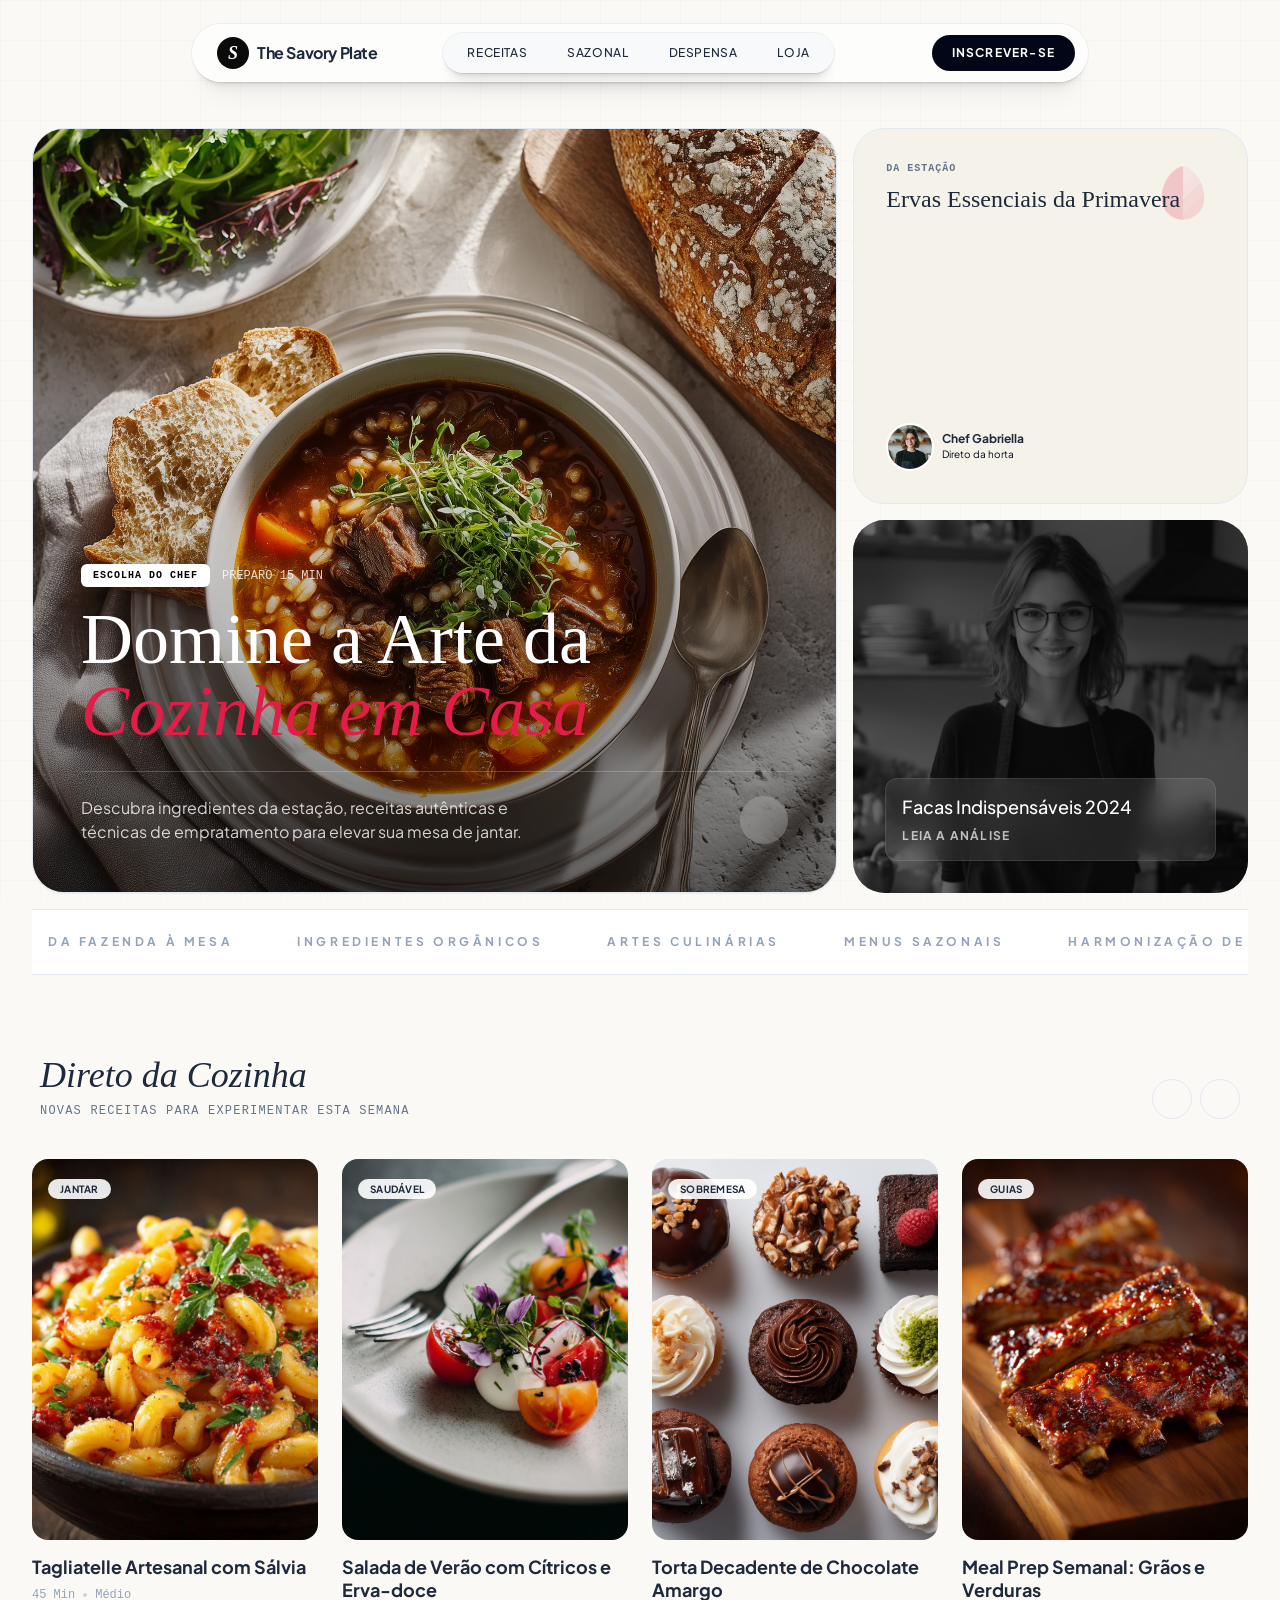
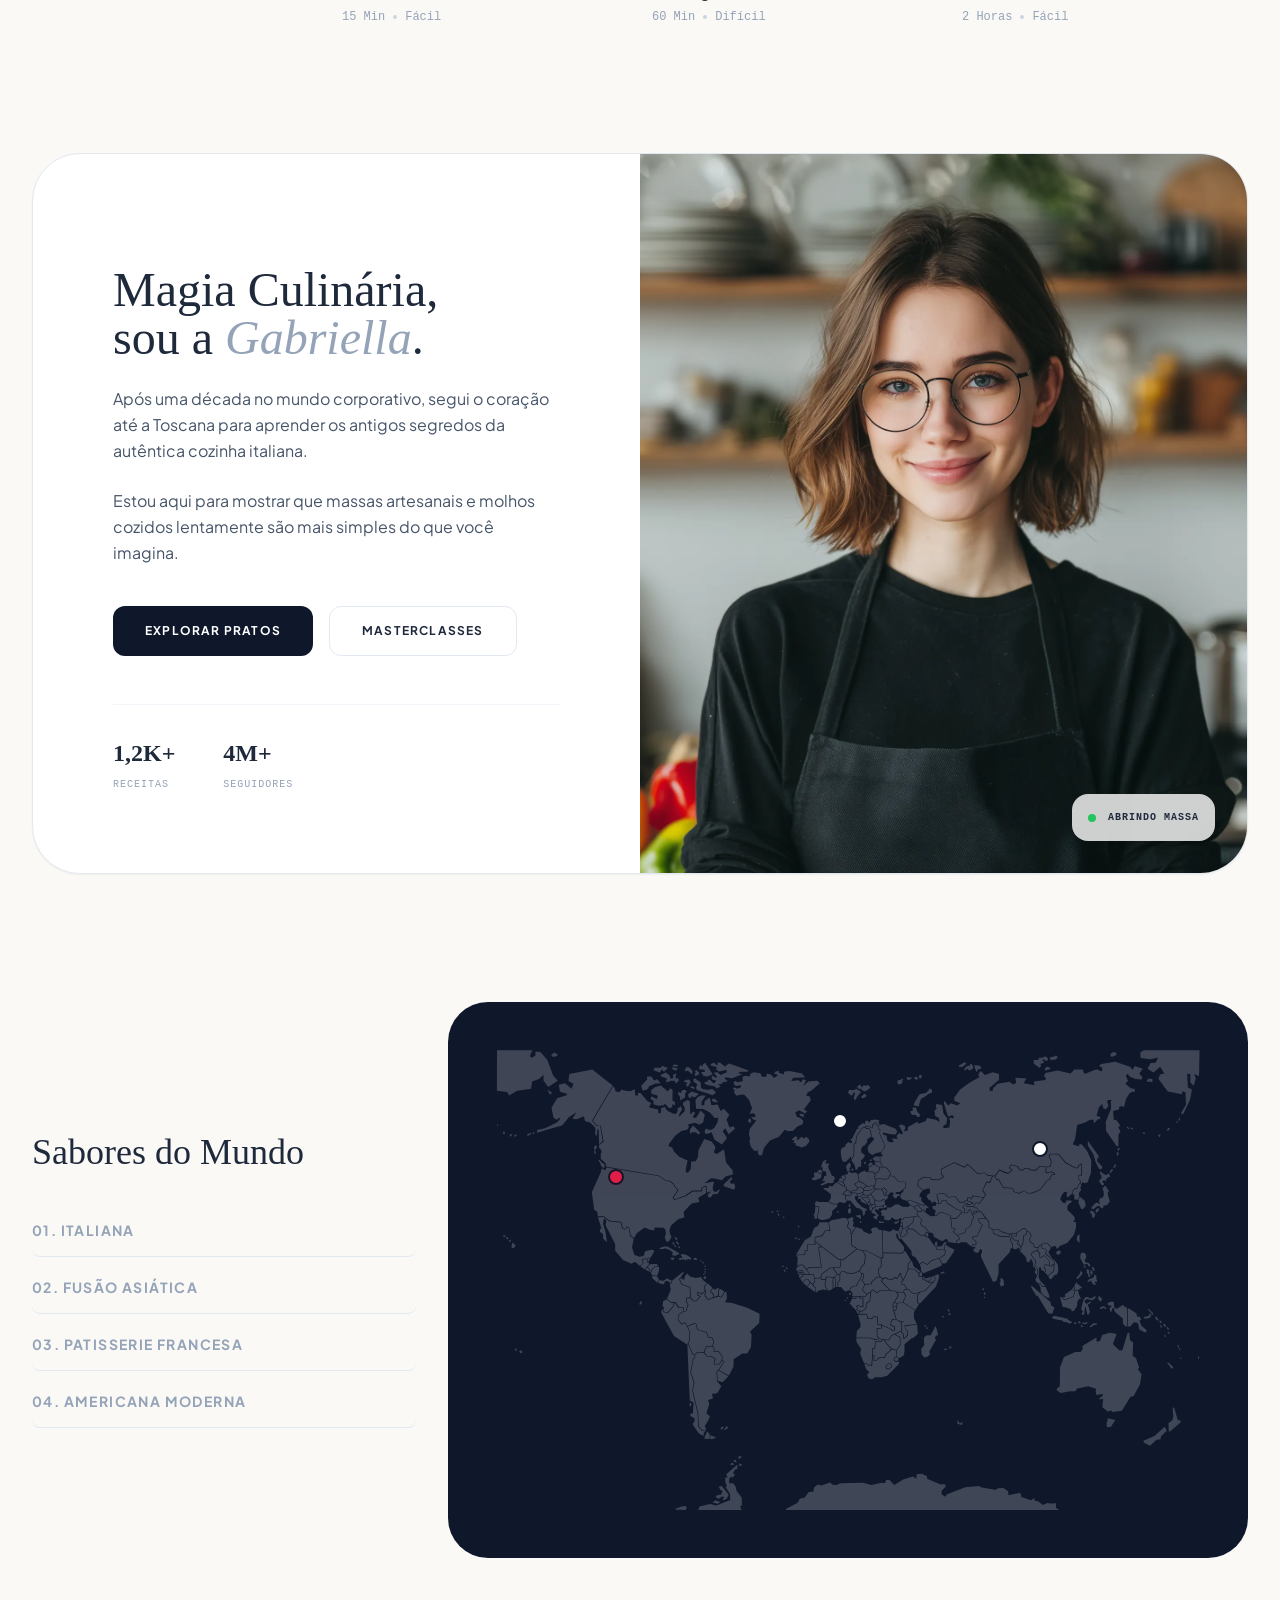
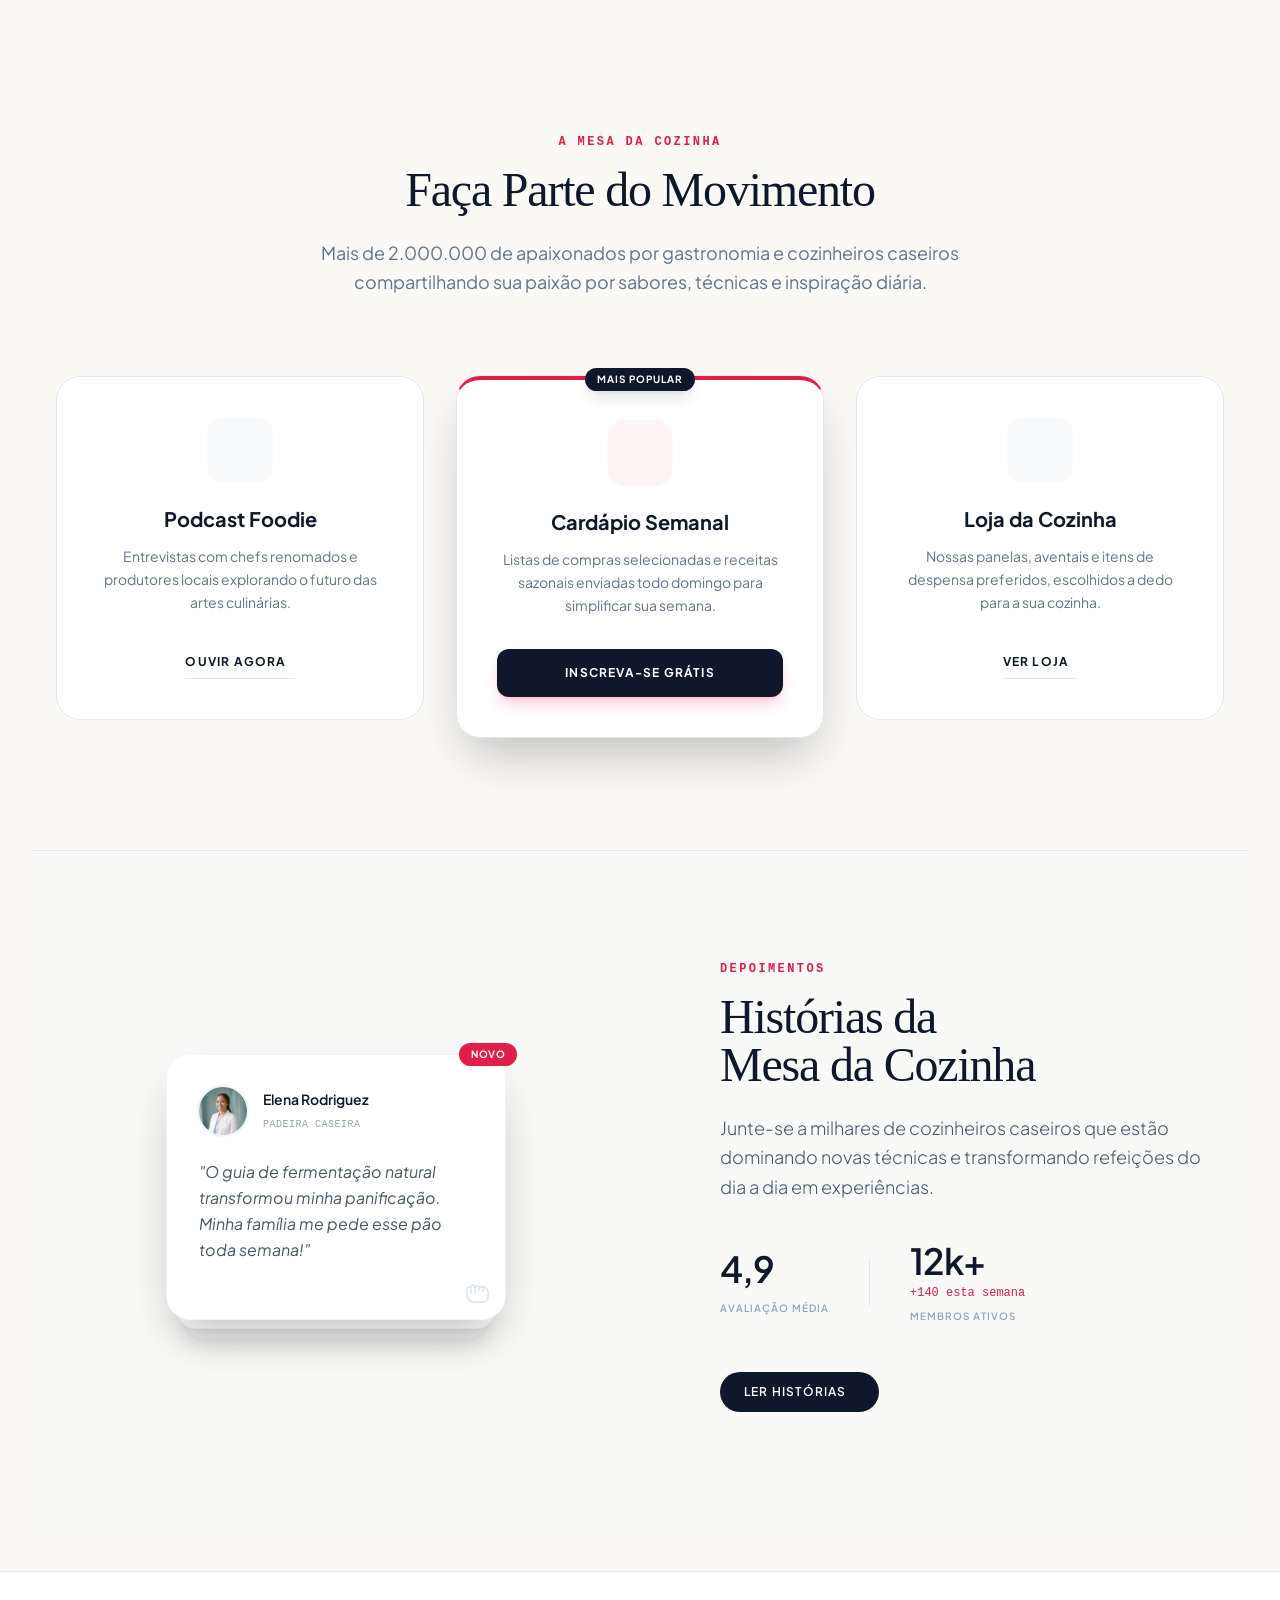
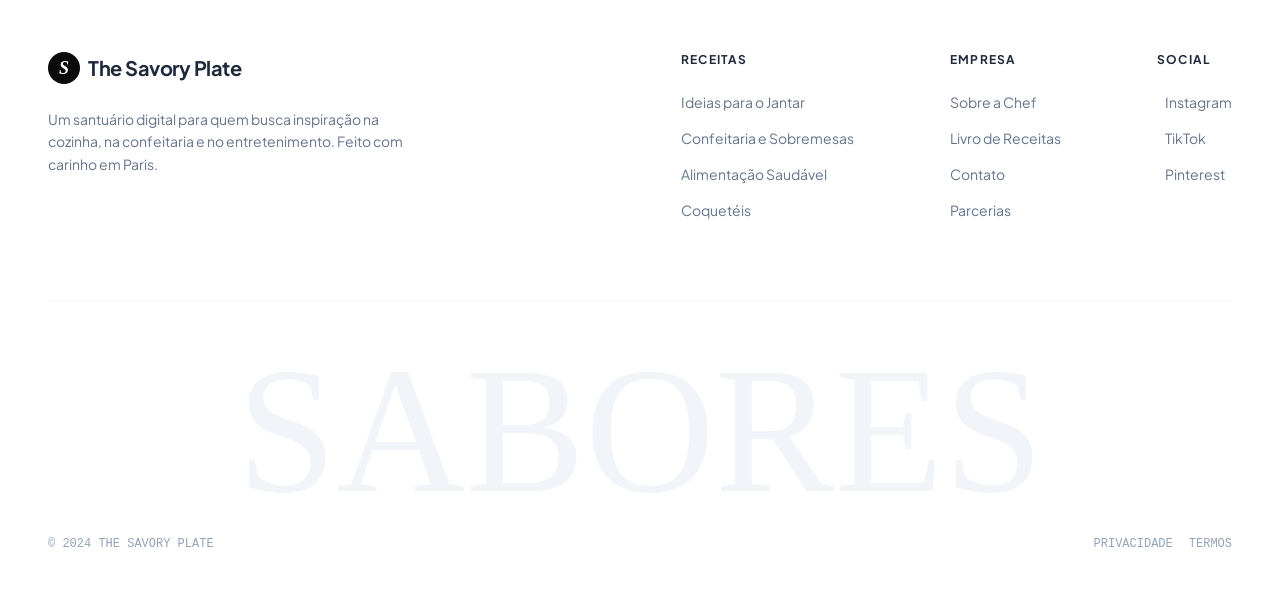
<file: design-system/savory-plate.aura.build/design-system.html>
<!DOCTYPE html>
<html class="scroll-smooth" lang="pt-BR">
<head>
<meta charset="utf-8"/>
<meta content="width=device-width, initial-scale=1.0" name="viewport"/>
<title>The Savory Plate - Receitas Modernas</title>
<!-- fonts: Plus Jakarta Sans (sans), Playfair Display (serif), Geist Mono (mono) -->
<link rel="preconnect" href="https://fonts.googleapis.com"/>
<link rel="preconnect" href="https://fonts.gstatic.com" crossorigin/>
<link href="https://fonts.googleapis.com/css2?family=Plus+Jakarta+Sans:wght@400;500;600;700;800&family=Playfair+Display:ital,wght@0,400;0,500;0,600;0,700;1,400;1,600;1,700&family=Geist+Mono:wght@400;500;600;700&display=swap" rel="stylesheet"/>
<!-- css: typography, brand colors, glass panel, grid background, scrollbar, marquee -->
<link rel="stylesheet" href="assets/css/base.css"/>
<!-- css: fade-up scroll-reveal animation used by the community grid -->
<link rel="stylesheet" href="assets/css/animations.css"/>
<!-- head-only js: Tailwind CDN runtime (must run before tailwind.config) -->
<script src="assets/resource_3fa48481346f.es"></script>
<!-- head-only js: extends Tailwind with rotate-x/y/z, perspective, transform-style utilities and brand colors -->
<script src="assets/js/tailwind-3d-config.js"></script>
<!-- head-only js: Iconify icon library + web component used throughout for solar:* and brandico:* icons -->
<script src="assets/iconify_654a1ef798a3.js"></script>
<script src="assets/iconify-icon_9a6f357c8b9e.js"></script>
<!-- head-only js: Google Analytics 4 -->
<script async src="assets/js_19c0e2c2c8a8.js"></script>
<script src="assets/js/ga4-init.js"></script>
</head>
<body class="antialiased selection:bg-brand-rose selection:text-white text-slate-800 relative">

<!-- background-grid -->
<div class="fixed inset-0 z-0 pointer-events-none bg-grid h-full w-full opacity-60"></div>

<!-- nav -->
<nav class="fixed flex flex-col z-50 pr-4 pl-4 top-6 right-0 left-0 items-center">
<input class="peer hidden" id="mobile-menu-toggle" type="checkbox"/>
<div class="glass-panel flex shadow-black/5 gap-2 w-full max-w-4xl rounded-full pt-2 pr-2 pb-2 pl-2 shadow-[0px_0px_0px_1px_rgba(0,0,0,0.06),0px_1px_1px_-0.5px_rgba(0,0,0,0.06),0px_3px_3px_-1.5px_rgba(0,0,0,0.06),_0px_6px_6px_-3px_rgba(0,0,0,0.06),0px_12px_12px_-6px_rgba(0,0,0,0.06),0px_24px_24px_-12px_rgba(0,0,0,0.06)] gap-x-2 gap-y-2 items-center justify-between relative z-20">
<a class="flex items-center gap-2 px-4 group shrink-0" href="#">
<div class="w-8 h-8 bg-brand-black text-white rounded-full flex items-center justify-center group-hover:bg-brand-rose transition-colors duration-300">
<span class="font-serif italic font-bold text-lg">S</span>
</div>
<span class="font-bold tracking-tight hidden sm:block">The Savory Plate</span>
</a>
<div class="hidden md:flex bg-slate-100/50 rounded-full pt-1 pr-1 pb-1 pl-1 shadow-[0px_0px_0px_1px_rgba(0,0,0,0.06),0px_1px_1px_-0.5px_rgba(0,0,0,0.06),0px_3px_3px_-1.5px_rgba(0,0,0,0.06),_0px_6px_6px_-3px_rgba(0,0,0,0.06),0px_12px_12px_-6px_rgba(0,0,0,0.06),0px_24px_24px_-12px_rgba(0,0,0,0.06)] items-center">
<a class="px-5 py-2 rounded-full text-xs font-medium uppercase tracking-wider hover:bg-white hover:shadow-sm transition-all duration-300" href="#">Receitas</a>
<a class="px-5 py-2 rounded-full text-xs font-medium uppercase tracking-wider hover:bg-white hover:shadow-sm transition-all duration-300" href="#">Sazonal</a>
<a class="px-5 py-2 rounded-full text-xs font-medium uppercase tracking-wider hover:bg-white hover:shadow-sm transition-all duration-300" href="#">Despensa</a>
<a class="px-5 py-2 rounded-full text-xs font-medium uppercase tracking-wider hover:bg-white hover:shadow-sm transition-all duration-300" href="#">Loja</a>
</div>
<div class="flex gap-2 shrink-0 pr-1 gap-x-2 gap-y-2 items-center">
<button class="w-10 h-10 rounded-full hover:bg-slate-100 flex items-center justify-center transition-colors">
<iconify-icon class="text-xl" icon="solar:magnifer-linear"></iconify-icon>
</button>
<button class="uppercase hover:bg-brand-rose transition-colors duration-300 flex text-xs font-bold text-white tracking-widest bg-slate-950 rounded-full pt-2.5 pr-5 pb-2.5 pl-5 gap-x-2 gap-y-2 items-center">
<span>Inscrever-se</span>
</button>
<label class="md:hidden w-10 h-10 rounded-full hover:bg-slate-100 flex items-center justify-center transition-colors cursor-pointer text-slate-900" for="mobile-menu-toggle">
<iconify-icon class="text-xl" icon="solar:hamburger-menu-linear"></iconify-icon>
</label>
</div>
</div>
<div class="hidden peer-checked:flex w-full max-w-4xl flex-col gap-2 mt-2 p-3 bg-white/90 backdrop-blur-xl border border-white/40 rounded-[2rem] shadow-[0px_10px_40px_-10px_rgba(0,0,0,0.1)] z-10 origin-top animate-in slide-in-from-top-4 fade-in duration-200">
<div class="flex flex-col gap-1 p-2">
<a class="flex items-center justify-between px-5 py-3 rounded-xl hover:bg-slate-100/80 transition-colors group" href="#">
<span class="text-sm font-bold uppercase tracking-wider text-slate-600 group-hover:text-slate-900">Receitas</span>
<iconify-icon class="text-lg text-slate-400 group-hover:text-brand-rose transition-colors" icon="solar:chef-hat-linear"></iconify-icon>
</a>
<a class="flex items-center justify-between px-5 py-3 rounded-xl hover:bg-slate-100/80 transition-colors group" href="#">
<span class="text-sm font-bold uppercase tracking-wider text-slate-600 group-hover:text-slate-900">Sazonal</span>
<iconify-icon class="text-lg text-slate-400 group-hover:text-brand-rose transition-colors" icon="solar:leaf-linear"></iconify-icon>
</a>
<a class="flex items-center justify-between px-5 py-3 rounded-xl hover:bg-slate-100/80 transition-colors group" href="#">
<span class="text-sm font-bold uppercase tracking-wider text-slate-600 group-hover:text-slate-900">Despensa</span>
<iconify-icon class="text-lg text-slate-400 group-hover:text-brand-rose transition-colors" icon="solar:box-linear"></iconify-icon>
</a>
<a class="flex items-center justify-between px-5 py-3 rounded-xl hover:bg-slate-100/80 transition-colors group" href="#">
<span class="text-sm font-bold uppercase tracking-wider text-slate-600 group-hover:text-slate-900">Loja</span>
<iconify-icon class="text-lg text-slate-400 group-hover:text-brand-rose transition-colors" icon="solar:bag-3-linear"></iconify-icon>
</a>
</div>
</div>
</nav>

<main class="relative z-10 pt-32 px-4 md:px-8 max-w-[1600px] mx-auto space-y-4">

<!-- hero-bento -->
<section class="grid grid-cols-1 md:grid-cols-12 gap-4 md:h-[85vh] min-h-[600px]">
<div class="md:col-span-8 bg-white rounded-[2rem] overflow-hidden relative group border border-slate-200 shadow-sm">
<img alt="Capa de cozinha" class="absolute inset-0 w-full h-full object-cover transition-transform duration-700 group-hover:scale-105" src="assets/6586e163-951e-453e-abaa-5e0480_77f8f0585bfb.webp"/>
<div class="absolute inset-0 bg-gradient-to-t from-black/60 via-black/10 to-transparent"></div>
<div class="absolute bottom-0 left-0 p-8 md:p-12 w-full">
<div class="flex items-center gap-3 mb-4">
<span class="bg-white text-black px-3 py-1 rounded-md text-[10px] font-bold uppercase tracking-widest font-mono">Escolha do Chef</span>
<span class="text-white/80 text-xs font-mono">PREPARO 15 MIN</span>
</div>
<h1 class="text-4xl md:text-6xl lg:text-7xl font-serif text-white leading-[0.9] mb-6 text-balance">Domine a Arte da <span class="italic text-brand-rose">Cozinha em Casa</span></h1>
<div class="flex items-center justify-between border-t border-white/20 pt-6">
<p class="text-white/80 max-w-md text-sm md:text-base line-clamp-2">Descubra ingredientes da estação, receitas autênticas e técnicas de empratamento para elevar sua mesa de jantar.</p>
<button class="w-12 h-12 rounded-full bg-white/20 backdrop-blur-md flex items-center justify-center text-white hover:bg-white hover:text-black transition-all">
<iconify-icon class="text-2xl" icon="solar:arrow-right-up-linear"></iconify-icon>
</button>
</div>
</div>
</div>
<div class="md:col-span-4 flex flex-col gap-4 h-full">
<div class="flex-1 overflow-hidden group hover:shadow-md transition-all bg-[#F5F2EA] bg-[url(https://hoirqrkdgbmvpwutwuwj.supabase.co/storage/v1/object/public/assets/assets/f04154e7-08c7-4859-be2d-ebf0eeb3c84d_1600w.jpg)] bg-cover bg-center border-slate-200 border rounded-[2rem] pt-8 pr-8 pb-8 pl-8 relative">
<div class="group-hover:opacity-100 transition-opacity duration-500 transform group-hover:rotate-12 opacity-20 pt-8 pr-8 pb-8 pl-8 absolute top-0 right-0">
<svg class="text-brand-rose text-6xl w-[64px] h-[64px] z-10" height="64" viewBox="0 0 24 24" width="64" xmlns="http://www.w3.org/2000/svg"><path clip-rule="evenodd" d="M12 22c-4.418 0-8-3.646-8-8.143c0-4.462 2.553-9.67 6.537-11.531A3.45 3.45 0 0 1 12 2z" fill="currentColor" fill-rule="evenodd"/><path d="M13.463 2.326A3.45 3.45 0 0 0 12 2v7l4.432-4.432c-.863-.947-1.86-1.724-2.97-2.242" fill="currentColor" opacity=".3"/><path d="M12 9v5.5l6.614-6.614c-.572-1.22-1.308-2.357-2.182-3.318z" fill="currentColor" opacity=".4"/><path d="m12 19.5l7.811-7.811a15 15 0 0 0-1.197-3.803L12 14.5z" fill="currentColor" opacity=".6"/><path d="M19.811 11.689L12 19.5V22c4.418 0 8-3.646 8-8.143c0-.71-.064-1.438-.189-2.168" fill="currentColor" opacity=".7"/></svg>
</div>
<div class="flex flex-col z-10 h-full relative justify-between">
<div>
<span class="text-[10px] uppercase block font-bold text-slate-500 tracking-widest font-mono mb-2">Da Estação</span>
<h2 class="leading-tight text-2xl font-serif">Ervas Essenciais da Primavera</h2>
</div>
<div class="flex gap-2 mt-4">
<img alt="Avatar do chef" class="w-12 h-12 rounded-full object-cover border-2 border-white" src="assets/f5d29712-71a8-43a4-b382-2ab031_864b5044f5fe.webp"/>
<div class="flex flex-col justify-center">
<span class="text-xs font-bold">Chef Gabriella</span>
<span class="text-[10px] text-slate-950">Direto da horta</span>
</div>
</div>
</div>
</div>
<div class="flex-1 bg-brand-black rounded-[2rem] p-8 relative overflow-hidden group">
<div class="absolute inset-0 opacity-40 group-hover:opacity-60 transition-opacity duration-700">
<img alt="Utensílios de cozinha" class="w-full h-full object-cover grayscale" src="assets/6e8517d2-d2e3-4ae9-8229-c11652_f2ac7cb26604.webp"/>
</div>
<div class="relative z-10 h-full flex flex-col justify-end">
<div class="bg-white/10 backdrop-blur-md p-4 rounded-xl border border-white/10">
<h3 class="text-white text-lg font-medium leading-snug mb-2">Facas Indispensáveis 2024</h3>
<a class="text-xs text-white/70 hover:text-white uppercase tracking-widest font-bold flex items-center gap-2" href="#">Leia a análise <iconify-icon icon="solar:arrow-right-linear"></iconify-icon></a>
</div>
</div>
</div>
</div>
</section>

<!-- marquee -->
<div class="w-full overflow-hidden py-6 border-y border-slate-200 bg-white">
<div class="flex whitespace-nowrap gap-12 animate-marquee items-center text-slate-400">
<span class="flex items-center gap-4 text-xs font-bold tracking-[0.3em] uppercase"><iconify-icon class="text-brand-rose" icon="solar:star-bold"></iconify-icon> Da fazenda à mesa</span>
<span class="flex items-center gap-4 text-xs font-bold tracking-[0.3em] uppercase"><iconify-icon class="text-brand-rose" icon="solar:star-bold"></iconify-icon> Ingredientes orgânicos</span>
<span class="flex items-center gap-4 text-xs font-bold tracking-[0.3em] uppercase"><iconify-icon class="text-brand-rose" icon="solar:star-bold"></iconify-icon> Artes culinárias</span>
<span class="flex items-center gap-4 text-xs font-bold tracking-[0.3em] uppercase"><iconify-icon class="text-brand-rose" icon="solar:star-bold"></iconify-icon> Menus sazonais</span>
<span class="flex items-center gap-4 text-xs font-bold tracking-[0.3em] uppercase"><iconify-icon class="text-brand-rose" icon="solar:star-bold"></iconify-icon> Harmonização de vinhos</span>
<span class="flex items-center gap-4 text-xs font-bold tracking-[0.3em] uppercase"><iconify-icon class="text-brand-rose" icon="solar:star-bold"></iconify-icon> Da fazenda à mesa</span>
<span class="flex items-center gap-4 text-xs font-bold tracking-[0.3em] uppercase"><iconify-icon class="text-brand-rose" icon="solar:star-bold"></iconify-icon> Ingredientes orgânicos</span>
<span class="flex items-center gap-4 text-xs font-bold tracking-[0.3em] uppercase"><iconify-icon class="text-brand-rose" icon="solar:star-bold"></iconify-icon> Artes culinárias</span>
</div>
</div>

<!-- latest-recipes -->
<section class="py-16">
<div class="flex justify-between items-end mb-10 px-2">
<div>
<h2 class="text-4xl font-serif italic text-slate-800">Direto da Cozinha</h2>
<p class="text-slate-500 mt-2 font-mono text-xs uppercase tracking-widest">Novas receitas para experimentar esta semana</p>
</div>
<div class="flex gap-2">
<button class="w-10 h-10 border border-slate-200 rounded-full flex items-center justify-center hover:bg-slate-900 hover:text-white transition-colors">
<iconify-icon icon="solar:arrow-left-linear"></iconify-icon>
</button>
<button class="w-10 h-10 border border-slate-200 rounded-full flex items-center justify-center hover:bg-slate-900 hover:text-white transition-colors">
<iconify-icon icon="solar:arrow-right-linear"></iconify-icon>
</button>
</div>
</div>
<div class="grid grid-cols-1 md:grid-cols-2 lg:grid-cols-4 gap-6">
<article class="group cursor-pointer">
<div class="aspect-[3/4] rounded-2xl overflow-hidden relative mb-4">
<img alt="Massa" class="w-full h-full object-cover transition-transform duration-700 group-hover:scale-110" src="assets/a303e4a0-923e-4f94-8213-c2d1ff_515c572c731e.jpg"/>
<div class="absolute top-4 left-4">
<span class="bg-white/90 backdrop-blur-sm px-3 py-1 rounded-full text-[10px] font-bold uppercase tracking-wide">Jantar</span>
</div>
</div>
<h3 class="text-lg font-bold leading-tight group-hover:text-brand-rose transition-colors">Tagliatelle Artesanal com Sálvia</h3>
<div class="flex items-center gap-2 mt-2 text-slate-400 text-xs font-mono">
<span>45 Min</span>
<span class="w-1 h-1 bg-slate-300 rounded-full"></span>
<span>Médio</span>
</div>
</article>
<article class="group cursor-pointer">
<div class="aspect-[3/4] rounded-2xl overflow-hidden relative mb-4">
<img alt="Salada" class="w-full h-full object-cover transition-transform duration-700 group-hover:scale-110" src="assets/3d5615e8-afc9-4652-988c-3a8245_9b58e904115a.jpg"/>
<div class="absolute top-4 left-4">
<span class="bg-white/90 backdrop-blur-sm px-3 py-1 rounded-full text-[10px] font-bold uppercase tracking-wide">Saudável</span>
</div>
</div>
<h3 class="text-lg font-bold leading-tight group-hover:text-brand-rose transition-colors">Salada de Verão com Cítricos e Erva-doce</h3>
<div class="flex items-center gap-2 mt-2 text-slate-400 text-xs font-mono">
<span>15 Min</span>
<span class="w-1 h-1 bg-slate-300 rounded-full"></span>
<span>Fácil</span>
</div>
</article>
<article class="group cursor-pointer">
<div class="aspect-[3/4] rounded-2xl overflow-hidden relative mb-4">
<img alt="Sobremesa" class="w-full h-full object-cover transition-transform duration-700 group-hover:scale-110" src="assets/0f742445-55e3-4a85-8e6b-fa5330_965abdc60348.jpg"/>
<div class="absolute top-4 left-4">
<span class="bg-white/90 backdrop-blur-sm px-3 py-1 rounded-full text-[10px] font-bold uppercase tracking-wide">Sobremesa</span>
</div>
</div>
<h3 class="text-lg font-bold leading-tight group-hover:text-brand-rose transition-colors">Torta Decadente de Chocolate Amargo</h3>
<div class="flex items-center gap-2 mt-2 text-slate-400 text-xs font-mono">
<span>60 Min</span>
<span class="w-1 h-1 bg-slate-300 rounded-full"></span>
<span>Difícil</span>
</div>
</article>
<article class="group cursor-pointer">
<div class="aspect-[3/4] rounded-2xl overflow-hidden relative mb-4">
<img alt="Marmita" class="w-full h-full object-cover transition-transform duration-700 group-hover:scale-110" src="assets/bb14d50f-45f8-42e5-b0ca-5e941c_c60e0be96baf.jpg"/>
<div class="absolute top-4 left-4">
<span class="bg-white/90 backdrop-blur-sm px-3 py-1 rounded-full text-[10px] font-bold uppercase tracking-wide">Guias</span>
</div>
</div>
<h3 class="text-lg font-bold leading-tight group-hover:text-brand-rose transition-colors">Meal Prep Semanal: Grãos e Verduras</h3>
<div class="flex items-center gap-2 mt-2 text-slate-400 text-xs font-mono">
<span>2 Horas</span>
<span class="w-1 h-1 bg-slate-300 rounded-full"></span>
<span>Fácil</span>
</div>
</article>
</div>
</section>

<!-- chef-profile -->
<section class="py-12">
<div class="bg-white border border-slate-200 rounded-[3rem] overflow-hidden shadow-sm">
<div class="grid md:grid-cols-2">
<div class="md:p-20 flex flex-col pt-12 pr-12 pb-12 pl-12 items-start justify-center">
<iconify-icon class="text-4xl text-brand-rose mb-8 opacity-20" icon="solar:chef-hat-bold"></iconify-icon>
<h2 class="text-3xl md:text-5xl font-serif leading-none mb-6">Magia Culinária, <br/> sou a <span class="italic text-slate-400">Gabriella</span>.</h2>
<div class="space-y-6 text-slate-600 leading-relaxed max-w-md">
<p>Após uma década no mundo corporativo, segui o coração até a Toscana para aprender os antigos segredos da autêntica cozinha italiana.</p>
<p>Estou aqui para mostrar que massas artesanais e molhos cozidos lentamente são mais simples do que você imagina.</p>
</div>
<div class="mt-10 flex gap-4">
<button class="uppercase hover:bg-brand-rose transition-colors text-xs font-bold text-white tracking-widest bg-slate-900 rounded-xl pt-4 pr-8 pb-4 pl-8">Explorar Pratos</button>
<button class="border border-slate-200 px-8 py-4 rounded-xl text-xs font-bold uppercase tracking-widest hover:border-slate-900 transition-colors">Masterclasses</button>
</div>
<div class="mt-12 pt-8 border-t border-slate-100 w-full flex gap-12">
<div>
<span class="block text-2xl font-bold font-serif">1,2K+</span>
<span class="text-[10px] text-slate-400 font-mono uppercase tracking-widest">Receitas</span>
</div>
<div>
<span class="block text-2xl font-bold font-serif">4M+</span>
<span class="text-[10px] text-slate-400 font-mono uppercase tracking-widest">Seguidores</span>
</div>
</div>
</div>
<div class="relative h-full min-h-[400px]">
<img alt="Perfil da chef" class="absolute inset-0 w-full h-full object-cover" src="assets/f5d29712-71a8-43a4-b382-2ab031_2d91ee876e1d.webp"/>
<div class="absolute bottom-8 right-8 bg-white/80 backdrop-blur-md p-4 rounded-2xl shadow-lg max-w-xs">
<div class="flex items-center gap-3">
<div class="w-2 h-2 bg-green-500 rounded-full animate-pulse"></div>
<span class="text-[10px] font-bold uppercase tracking-widest text-slate-800 font-mono">Abrindo Massa</span>
</div>
</div>
</div>
</div>
</div>
</section>

<!-- global-flavors -->
<section class="py-16">
<div class="grid lg:grid-cols-12 gap-8">
<div class="lg:col-span-4 flex flex-col justify-center">
<h2 class="text-4xl font-serif mb-8">Sabores do Mundo</h2>
<div class="space-y-1">
<div class="group border-b border-slate-200 py-4 cursor-pointer hover:bg-white hover:pl-4 transition-all duration-300 rounded-lg">
<div class="flex justify-between items-center">
<span class="text-sm font-bold uppercase tracking-widest text-slate-400 group-hover:text-slate-900 transition-colors">01. Italiana</span>
<iconify-icon class="text-slate-300 group-hover:text-brand-rose opacity-0 group-hover:opacity-100 transition-all" icon="solar:arrow-right-linear"></iconify-icon>
</div>
</div>
<div class="group border-b border-slate-200 py-4 cursor-pointer hover:bg-white hover:pl-4 transition-all duration-300 rounded-lg">
<div class="flex justify-between items-center">
<span class="text-sm font-bold uppercase tracking-widest text-slate-400 group-hover:text-slate-900 transition-colors">02. Fusão Asiática</span>
<iconify-icon class="text-slate-300 group-hover:text-brand-rose opacity-0 group-hover:opacity-100 transition-all" icon="solar:arrow-right-linear"></iconify-icon>
</div>
</div>
<div class="group border-b border-slate-200 py-4 cursor-pointer hover:bg-white hover:pl-4 transition-all duration-300 rounded-lg">
<div class="flex justify-between items-center">
<span class="text-sm font-bold uppercase tracking-widest text-slate-400 group-hover:text-slate-900 transition-colors">03. Patisserie Francesa</span>
<iconify-icon class="text-slate-300 group-hover:text-brand-rose opacity-0 group-hover:opacity-100 transition-all" icon="solar:arrow-right-linear"></iconify-icon>
</div>
</div>
<div class="group border-b border-slate-200 py-4 cursor-pointer hover:bg-white hover:pl-4 transition-all duration-300 rounded-lg">
<div class="flex justify-between items-center">
<span class="text-sm font-bold uppercase tracking-widest text-slate-400 group-hover:text-slate-900 transition-colors">04. Americana Moderna</span>
<iconify-icon class="text-slate-300 group-hover:text-brand-rose opacity-0 group-hover:opacity-100 transition-all" icon="solar:arrow-right-linear"></iconify-icon>
</div>
</div>
</div>
</div>
<div class="lg:col-span-8 bg-slate-900 rounded-[2.5rem] p-8 md:p-12 relative overflow-hidden min-h-[500px] flex items-center justify-center group">
<img alt="Mapa-múndi" class="w-full h-full object-contain opacity-20 invert" src="assets/World_map_-_low_resolution_d28d5f42c942.svg"/>
<div class="absolute top-[30%] left-[20%] group/pin cursor-pointer">
<div class="w-4 h-4 bg-brand-rose rounded-full animate-ping absolute opacity-75"></div>
<div class="w-4 h-4 bg-brand-rose rounded-full relative border-2 border-slate-900 z-10 hover:scale-125 transition-transform"></div>
<div class="absolute bottom-full mb-2 left-1/2 -translate-x-1/2 bg-white px-3 py-2 rounded-lg shadow-xl opacity-0 group-hover/pin:opacity-100 transition-all duration-300 pointer-events-none whitespace-nowrap z-20">
<img alt="Pino" class="w-24 h-16 object-cover rounded-md mb-2 block" src="assets/photo-1565557623262-b51c2513a6_d52e5bddea89.jpg"/>
<span class="text-[10px] font-bold uppercase tracking-widest">Especiarias da Índia</span>
</div>
</div>
<div class="absolute top-[25%] right-[25%] group/pin cursor-pointer">
<div class="w-4 h-4 bg-white rounded-full relative border-2 border-slate-900 z-10 hover:bg-brand-rose transition-colors"></div>
<div class="absolute bottom-full mb-2 left-1/2 -translate-x-1/2 bg-white px-3 py-2 rounded-lg shadow-xl opacity-0 group-hover/pin:opacity-100 transition-all duration-300 pointer-events-none whitespace-nowrap z-20">
<img alt="Pino" class="w-24 h-16 object-cover rounded-md mb-2 block" src="assets/photo-1563245372-f21724e3856d_260028c2d5c1.jpg"/>
<span class="text-[10px] font-bold uppercase tracking-widest">Dim Sum</span>
</div>
</div>
<div class="absolute top-[20%] left-[48%] group/pin cursor-pointer">
<div class="w-4 h-4 bg-white rounded-full relative border-2 border-slate-900 z-10 hover:bg-brand-rose transition-colors"></div>
<div class="absolute bottom-full mb-2 left-1/2 -translate-x-1/2 bg-white px-3 py-2 rounded-lg shadow-xl opacity-0 group-hover/pin:opacity-100 transition-all duration-300 pointer-events-none whitespace-nowrap z-20">
<img alt="Pino" class="w-24 h-16 object-cover rounded-md mb-2 block" src="assets/photo-1498579150354-977475b7ea_d79d519d7ad0.jpg"/>
<span class="text-[10px] font-bold uppercase tracking-widest">Pasta Fresca</span>
</div>
</div>
</div>
</div>
</section>

<!-- community-grid -->
<section class="py-24 relative overflow-hidden">
<div class="relative z-10 max-w-7xl mx-auto px-6">
<div class="text-center max-w-2xl mx-auto mb-20 animate-enter" style="animation-delay: 0.1s;">
<span class="text-brand-rose font-mono text-xs font-bold uppercase tracking-[0.2em] mb-4 block hover:tracking-[0.25em] transition-all duration-300 cursor-default">A Mesa da Cozinha</span>
<h2 class="text-4xl md:text-5xl font-serif text-slate-900 mb-6 tracking-tight">Faça Parte do Movimento</h2>
<p class="text-slate-500 text-lg leading-relaxed text-balance">Mais de 2.000.000 de apaixonados por gastronomia e cozinheiros caseiros compartilhando sua paixão por sabores, técnicas e inspiração diária.</p>
</div>
<div class="grid grid-cols-1 md:grid-cols-3 gap-6 lg:gap-8 items-start">
<div class="bg-white p-8 lg:p-10 rounded-3xl border border-slate-200 hover:border-slate-300 transition-all duration-300 group text-center hover:shadow-xl hover:-translate-y-1 animate-enter" style="animation-delay: 0.2s;">
<div class="w-16 h-16 bg-slate-50 rounded-2xl flex items-center justify-center mx-auto mb-6 text-slate-600 group-hover:scale-110 group-hover:bg-brand-rose group-hover:text-white transition-all duration-300 ease-out group-hover:rotate-6 shadow-sm">
<iconify-icon class="text-3xl" icon="solar:microphone-3-linear"></iconify-icon>
</div>
<h3 class="font-bold text-xl mb-3 text-slate-900 group-hover:text-brand-rose transition-colors">Podcast Foodie</h3>
<p class="text-sm text-slate-500 mb-8 leading-relaxed">Entrevistas com chefs renomados e produtores locais explorando o futuro das artes culinárias.</p>
<a class="inline-flex items-center justify-center gap-2 text-xs font-bold uppercase tracking-widest text-slate-900 py-2 border-b border-slate-200 group-hover:border-brand-rose group-hover:text-brand-rose transition-all" href="#">
<span>Ouvir Agora</span>
<iconify-icon class="transition-transform group-hover:translate-x-1" icon="solar:arrow-right-linear"></iconify-icon>
</a>
</div>
<div class="bg-white p-8 lg:p-10 rounded-3xl border border-slate-200 transition-all duration-300 group text-center relative z-10 shadow-2xl md:scale-105 border-t-4 border-t-brand-rose hover:-translate-y-2 animate-enter" style="animation-delay: 0.3s;">
<div class="absolute -top-3 left-1/2 -translate-x-1/2 bg-slate-900 text-white text-[10px] font-bold px-3 py-1 rounded-full uppercase tracking-widest shadow-lg transform transition-transform group-hover:scale-110">Mais Popular</div>
<div class="w-16 h-16 bg-brand-rose/5 rounded-2xl flex items-center justify-center mx-auto mb-6 text-brand-rose group-hover:scale-110 group-hover:bg-brand-rose group-hover:text-white transition-all duration-300 ease-out group-hover:-rotate-6 shadow-sm">
<iconify-icon class="text-3xl" icon="solar:letter-linear"></iconify-icon>
</div>
<h3 class="font-bold text-xl mb-3 text-slate-900">Cardápio Semanal</h3>
<p class="text-sm text-slate-500 mb-8 leading-relaxed">Listas de compras selecionadas e receitas sazonais enviadas todo domingo para simplificar sua semana.</p>
<a class="inline-flex items-center justify-center uppercase hover:bg-slate-900 hover:scale-[1.02] transition-all duration-300 shadow-brand-rose/20 text-xs font-bold text-white tracking-widest bg-slate-900 w-full rounded-xl px-6 py-4 shadow-lg" href="#">Inscreva-se Grátis</a>
</div>
<div class="bg-white p-8 lg:p-10 rounded-3xl border border-slate-200 hover:border-slate-300 transition-all duration-300 group text-center hover:shadow-xl hover:-translate-y-1 animate-enter" style="animation-delay: 0.4s;">
<div class="w-16 h-16 bg-slate-50 rounded-2xl flex items-center justify-center mx-auto mb-6 text-slate-600 group-hover:scale-110 group-hover:bg-brand-rose group-hover:text-white transition-all duration-300 ease-out group-hover:rotate-6 shadow-sm">
<iconify-icon class="text-3xl" icon="solar:shop-2-linear"></iconify-icon>
</div>
<h3 class="font-bold text-xl mb-3 text-slate-900 group-hover:text-brand-rose transition-colors">Loja da Cozinha</h3>
<p class="text-sm text-slate-500 mb-8 leading-relaxed">Nossas panelas, aventais e itens de despensa preferidos, escolhidos a dedo para a sua cozinha.</p>
<a class="inline-flex items-center justify-center gap-2 text-xs font-bold uppercase tracking-widest text-slate-900 py-2 border-b border-slate-200 group-hover:border-brand-rose group-hover:text-brand-rose transition-all" href="#">
<span>Ver Loja</span>
<iconify-icon class="transition-transform group-hover:translate-x-1" icon="solar:arrow-right-linear"></iconify-icon>
</a>
</div>
</div>
</div>
</section>

<!-- testimonials -->
<section class="py-24 border-t border-slate-200 overflow-hidden bg-slate-50/30">
<div class="max-w-7xl mx-auto px-4 sm:px-6 lg:px-8">
<div class="grid lg:grid-cols-2 gap-16 items-center">
<div class="relative h-[480px] w-full flex items-center justify-center select-none perspective-1000" id="swipe-container">
<div class="absolute w-[340px] bg-white p-8 rounded-3xl shadow-lg border border-slate-200/60 opacity-40 scale-90 translate-y-8 z-10 transition-all duration-500 ease-out pointer-events-none" data-card="2">
<div class="flex items-center gap-4 mb-6">
<img alt="Marcus" class="w-12 h-12 rounded-full object-cover ring-2 ring-slate-100" src="assets/photo-1507003211169-0a1dd7228f_d85d39bb137a.jpg"/>
<div>
<h4 class="font-semibold text-slate-900 text-sm">Marcus Chen</h4>
<span class="text-[10px] text-slate-400 font-mono uppercase tracking-wider">Sous Chef</span>
</div>
</div>
<p class="text-slate-600 leading-relaxed italic mb-6">"O workshop de habilidades com facas é essencial. Cozinho há anos e ele corrigiu vícios que eu nem sabia que tinha."</p>
<div class="flex gap-1 text-yellow-400 text-xs">
<iconify-icon icon="solar:star-bold"></iconify-icon>
<iconify-icon icon="solar:star-bold"></iconify-icon>
<iconify-icon icon="solar:star-bold"></iconify-icon>
<iconify-icon icon="solar:star-bold"></iconify-icon>
<iconify-icon icon="solar:star-bold"></iconify-icon>
</div>
</div>
<div class="absolute w-[340px] bg-white p-8 rounded-3xl shadow-xl border border-slate-200/60 opacity-70 scale-95 translate-y-4 z-20 transition-all duration-500 ease-out pointer-events-none" data-card="1">
<div class="flex items-center gap-4 mb-6">
<img alt="Sarah" class="w-12 h-12 rounded-full object-cover ring-2 ring-slate-100" src="assets/photo-1438761681033-6461ffad8d_daaee9d2b8c4.jpg"/>
<div>
<h4 class="font-semibold text-slate-900 text-sm">Sarah Miller</h4>
<span class="text-[10px] text-slate-400 font-mono uppercase tracking-wider">Blogueira de Gastronomia</span>
</div>
</div>
<p class="text-slate-600 leading-relaxed italic mb-6">"Finalmente uma plataforma focada em técnica, e não só em ingredientes. Meu empratamento melhorou muito."</p>
<div class="flex gap-1 text-yellow-400 text-xs">
<iconify-icon icon="solar:star-bold"></iconify-icon>
<iconify-icon icon="solar:star-bold"></iconify-icon>
<iconify-icon icon="solar:star-bold"></iconify-icon>
<iconify-icon icon="solar:star-bold"></iconify-icon>
<iconify-icon icon="solar:star-bold"></iconify-icon>
</div>
</div>
<div class="absolute w-[340px] bg-white p-8 rounded-3xl shadow-2xl border border-slate-100 z-30 cursor-grab active:cursor-grabbing touch-none transform-gpu will-change-transform" data-card="0" id="active-card">
<div class="absolute -top-3 -right-3 bg-brand-rose text-white text-[10px] font-bold px-3 py-1 rounded-full shadow-sm uppercase tracking-wider">Novo</div>
<div class="flex items-center gap-4 mb-6 pointer-events-none">
<img alt="Elena" class="w-12 h-12 rounded-full object-cover ring-2 ring-slate-100" src="assets/b41e0982-e59c-4c4a-b89f-66f692_30f676540eaa.jpg"/>
<div>
<h4 class="font-semibold text-slate-900 text-sm">Elena Rodriguez</h4>
<span class="text-[10px] text-slate-400 font-mono uppercase tracking-wider">Padeira Caseira</span>
</div>
</div>
<p class="text-slate-600 leading-relaxed italic mb-6 pointer-events-none">"O guia de fermentação natural transformou minha panificação. Minha família me pede esse pão toda semana!"</p>
<div class="flex gap-1 text-yellow-400 text-xs pointer-events-none">
<iconify-icon icon="solar:star-bold"></iconify-icon>
<iconify-icon icon="solar:star-bold"></iconify-icon>
<iconify-icon icon="solar:star-bold"></iconify-icon>
<iconify-icon icon="solar:star-bold"></iconify-icon>
<iconify-icon icon="solar:star-bold"></iconify-icon>
</div>
<div class="absolute bottom-4 right-4 text-slate-200 animate-pulse pointer-events-none">
<svg class="lucide lucide-hand-metal" fill="none" height="24" stroke="currentColor" stroke-linecap="round" stroke-linejoin="round" stroke-width="2" viewBox="0 0 24 24" width="24" xmlns="http://www.w3.org/2000/svg"><path d="M18 12.5V10a2 2 0 0 0-2-2v0a2 2 0 0 0-2 2v1.4"/><path d="M14 11V9a2 2 0 0 0-2-2v0a2 2 0 0 0-2 2v3.1"/><path d="M10 12.5V8a2 2 0 0 0-2-2v0a2 2 0 0 0-2 2v6"/><path d="M6 12v-2a2 2 0 0 0-2-2v0a2 2 0 0 0-2 2v6a7 7 0 0 0 7 7h9a5 5 0 0 0 5-5v-5a5 5 0 0 0-5-5h-4"/></svg>
</div>
</div>
</div>
<div class="lg:pl-12">
<span class="text-brand-rose font-mono text-xs uppercase tracking-[0.2em] mb-4 block font-semibold">Depoimentos</span>
<h2 class="text-4xl md:text-5xl font-serif text-slate-900 mb-6 tracking-tight font-medium">Histórias da<br/>Mesa da Cozinha</h2>
<p class="text-slate-600 text-lg mb-10 leading-relaxed font-light">Junte-se a milhares de cozinheiros caseiros que estão dominando novas técnicas e transformando refeições do dia a dia em experiências.</p>
<div class="flex items-center gap-10">
<div class="flex flex-col gap-1">
<span class="text-4xl font-semibold text-slate-900 tracking-tight">4,9</span>
<div class="flex text-yellow-400 text-xs">
<iconify-icon icon="solar:star-bold"></iconify-icon>
<iconify-icon icon="solar:star-bold"></iconify-icon>
<iconify-icon icon="solar:star-bold"></iconify-icon>
<iconify-icon icon="solar:star-bold"></iconify-icon>
<iconify-icon icon="solar:star-bold"></iconify-icon>
</div>
<span class="text-[10px] text-slate-400 uppercase tracking-widest font-semibold mt-1">Avaliação Média</span>
</div>
<div class="h-12 w-px bg-slate-200"></div>
<div class="flex flex-col gap-1">
<span class="text-4xl font-semibold text-slate-900 tracking-tight">12k+</span>
<span class="text-xs text-brand-rose font-mono">+140 esta semana</span>
<span class="text-[10px] text-slate-400 uppercase tracking-widest font-semibold mt-1">Membros Ativos</span>
</div>
</div>
<div class="mt-12 flex gap-4">
<button class="bg-slate-900 text-white px-6 py-3 rounded-full text-xs font-semibold uppercase tracking-widest hover:bg-slate-800 transition-all flex items-center gap-2 group">Ler Histórias <iconify-icon class="group-hover:translate-x-1 transition-transform" icon="solar:arrow-right-linear"></iconify-icon></button>
</div>
</div>
</div>
</div>
</section>

</main>

<!-- footer -->
<footer class="bg-white border-t border-slate-200 pt-20 pb-10 mt-12">
<div class="max-w-[1600px] mx-auto px-6 md:px-12">
<div class="flex flex-col md:flex-row justify-between items-start gap-12 mb-20">
<div class="max-w-sm">
<a class="flex items-center gap-2 mb-6" href="#">
<div class="w-8 h-8 bg-brand-black text-white rounded-full flex items-center justify-center">
<span class="font-serif italic font-bold text-lg">S</span>
</div>
<span class="font-bold tracking-tight text-xl">The Savory Plate</span>
</a>
<p class="text-slate-500 text-sm leading-relaxed">Um santuário digital para quem busca inspiração na cozinha, na confeitaria e no entretenimento. Feito com carinho em Paris.</p>
</div>
<div class="flex gap-12 md:gap-24 flex-wrap">
<div>
<h4 class="font-bold text-xs uppercase tracking-widest mb-6">Receitas</h4>
<ul class="space-y-4 text-sm text-slate-500">
<li><a class="hover:text-brand-rose transition-colors" href="#">Ideias para o Jantar</a></li>
<li><a class="hover:text-brand-rose transition-colors" href="#">Confeitaria e Sobremesas</a></li>
<li><a class="hover:text-brand-rose transition-colors" href="#">Alimentação Saudável</a></li>
<li><a class="hover:text-brand-rose transition-colors" href="#">Coquetéis</a></li>
</ul>
</div>
<div>
<h4 class="font-bold text-xs uppercase tracking-widest mb-6">Empresa</h4>
<ul class="space-y-4 text-sm text-slate-500">
<li><a class="hover:text-brand-rose transition-colors" href="#">Sobre a Chef</a></li>
<li><a class="hover:text-brand-rose transition-colors" href="#">Livro de Receitas</a></li>
<li><a class="hover:text-brand-rose transition-colors" href="#">Contato</a></li>
<li><a class="hover:text-brand-rose transition-colors" href="#">Parcerias</a></li>
</ul>
</div>
<div>
<h4 class="font-bold text-xs uppercase tracking-widest mb-6">Social</h4>
<ul class="space-y-4 text-sm text-slate-500">
<li><a class="hover:text-brand-rose transition-colors flex items-center gap-2" href="#"><iconify-icon icon="solar:camera-linear"></iconify-icon> Instagram</a></li>
<li><a class="hover:text-brand-rose transition-colors flex items-center gap-2" href="#"><iconify-icon icon="brandico:tiktok"></iconify-icon> TikTok</a></li>
<li><a class="hover:text-brand-rose transition-colors flex items-center gap-2" href="#"><iconify-icon icon="brandico:pinterest"></iconify-icon> Pinterest</a></li>
</ul>
</div>
</div>
</div>
<div class="border-t border-slate-100 pt-10">
<h2 class="text-[14vw] leading-none text-slate-100 font-serif text-center select-none pointer-events-none">SABORES</h2>
<div class="flex justify-between items-center text-xs text-slate-400 mt-4 font-mono uppercase">
<span>© 2024 The Savory Plate</span>
<div class="flex gap-4">
<a class="hover:text-slate-800" href="#">Privacidade</a>
<a class="hover:text-slate-800" href="#">Termos</a>
</div>
</div>
</div>
</div>
</footer>

<!-- js: drag-to-swipe testimonial card stack with spring/inertia and infinite cycling -->
<script src="assets/js/swipe-deck.js"></script>
<!-- js: deterministic image fallback for any broken <img> -->
<script src="assets/js/img-fallback.js"></script>

</body>
</html>
</file>
<file: design-system/savory-plate.aura.build/assets/css/base.css>
body { font-family: 'Plus Jakarta Sans', sans-serif; background-color: #faf9f6; }
.font-serif { font-family: 'Playfair Display', serif; }
.font-mono { font-family: 'Geist Mono', monospace; }
/* Modern Scrollbar */
::-webkit-scrollbar { width: 6px; }
::-webkit-scrollbar-track { background: transparent; }
::-webkit-scrollbar-thumb { background: #cbd5e1; border-radius: 10px; }
/* Grid Pattern Background */
.bg-grid {
  background-size: 40px 40px;
  background-image: linear-gradient(to right, rgba(0,0,0,0.03) 1px, transparent 1px),
    linear-gradient(to bottom, rgba(0,0,0,0.03) 1px, transparent 1px);
}
/* Utility Classes */
.glass-panel { background: rgba(255, 255, 255, 0.65); backdrop-filter: blur(16px); -webkit-backdrop-filter: blur(16px); border: 1px solid rgba(255,255,255,0.5); }
.text-balance { text-wrap: balance; }

/* Brand colors and helpers */
.bg-brand-rose { background-color: #e11d48; }
.text-brand-rose { color: #e11d48; }
.border-brand-rose { border-color: #e11d48; }
.hover\:bg-brand-rose:hover { background-color: #e11d48; }
.hover\:text-brand-rose:hover { color: #e11d48; }
.hover\:border-brand-rose:hover { border-color: #e11d48; }
.group:hover .group-hover\:bg-brand-rose { background-color: #e11d48; }
.group:hover .group-hover\:text-brand-rose { color: #e11d48; }
.group:hover .group-hover\:border-brand-rose { border-color: #e11d48; }
.bg-brand-rose\/5 { background-color: rgba(225,29,72,0.05); }
.shadow-brand-rose\/20 { --tw-shadow-color: rgba(225,29,72,0.2); }
.border-t-brand-rose { border-top-color: #e11d48; }
.selection\:bg-brand-rose ::selection { background-color: #e11d48; color: #fff; }

.bg-brand-black { background-color: #0b0b0b; }
.text-brand-black { color: #0b0b0b; }
.group:hover .group-hover\:bg-brand-rose.group-hover\:text-white { color: #fff; }

/* Marquee animation */
@keyframes marquee {
  0% { transform: translateX(0); }
  100% { transform: translateX(-50%); }
}
.animate-marquee { animation: marquee 30s linear infinite; }

/* Perspective helper for swipe deck */
.perspective-1000 { perspective: 1000px; }

/* Animate-in helpers used in mobile menu */
@keyframes slide-in-from-top-4 {
  from { transform: translateY(-1rem); }
  to { transform: translateY(0); }
}
@keyframes fade-in {
  from { opacity: 0; }
  to { opacity: 1; }
}
.animate-in { animation-duration: 200ms; animation-fill-mode: both; }
.slide-in-from-top-4 { animation-name: slide-in-from-top-4; }
.fade-in { animation-name: fade-in, slide-in-from-top-4; }
</file>
<file: design-system/savory-plate.aura.build/assets/css/animations.css>
@keyframes fadeInUp {
  from { opacity: 0; transform: translateY(20px); }
  to { opacity: 1; transform: translateY(0); }
}
.animate-enter {
  opacity: 0;
  animation: fadeInUp 0.6s cubic-bezier(0.16, 1, 0.3, 1) forwards;
}
</file>
